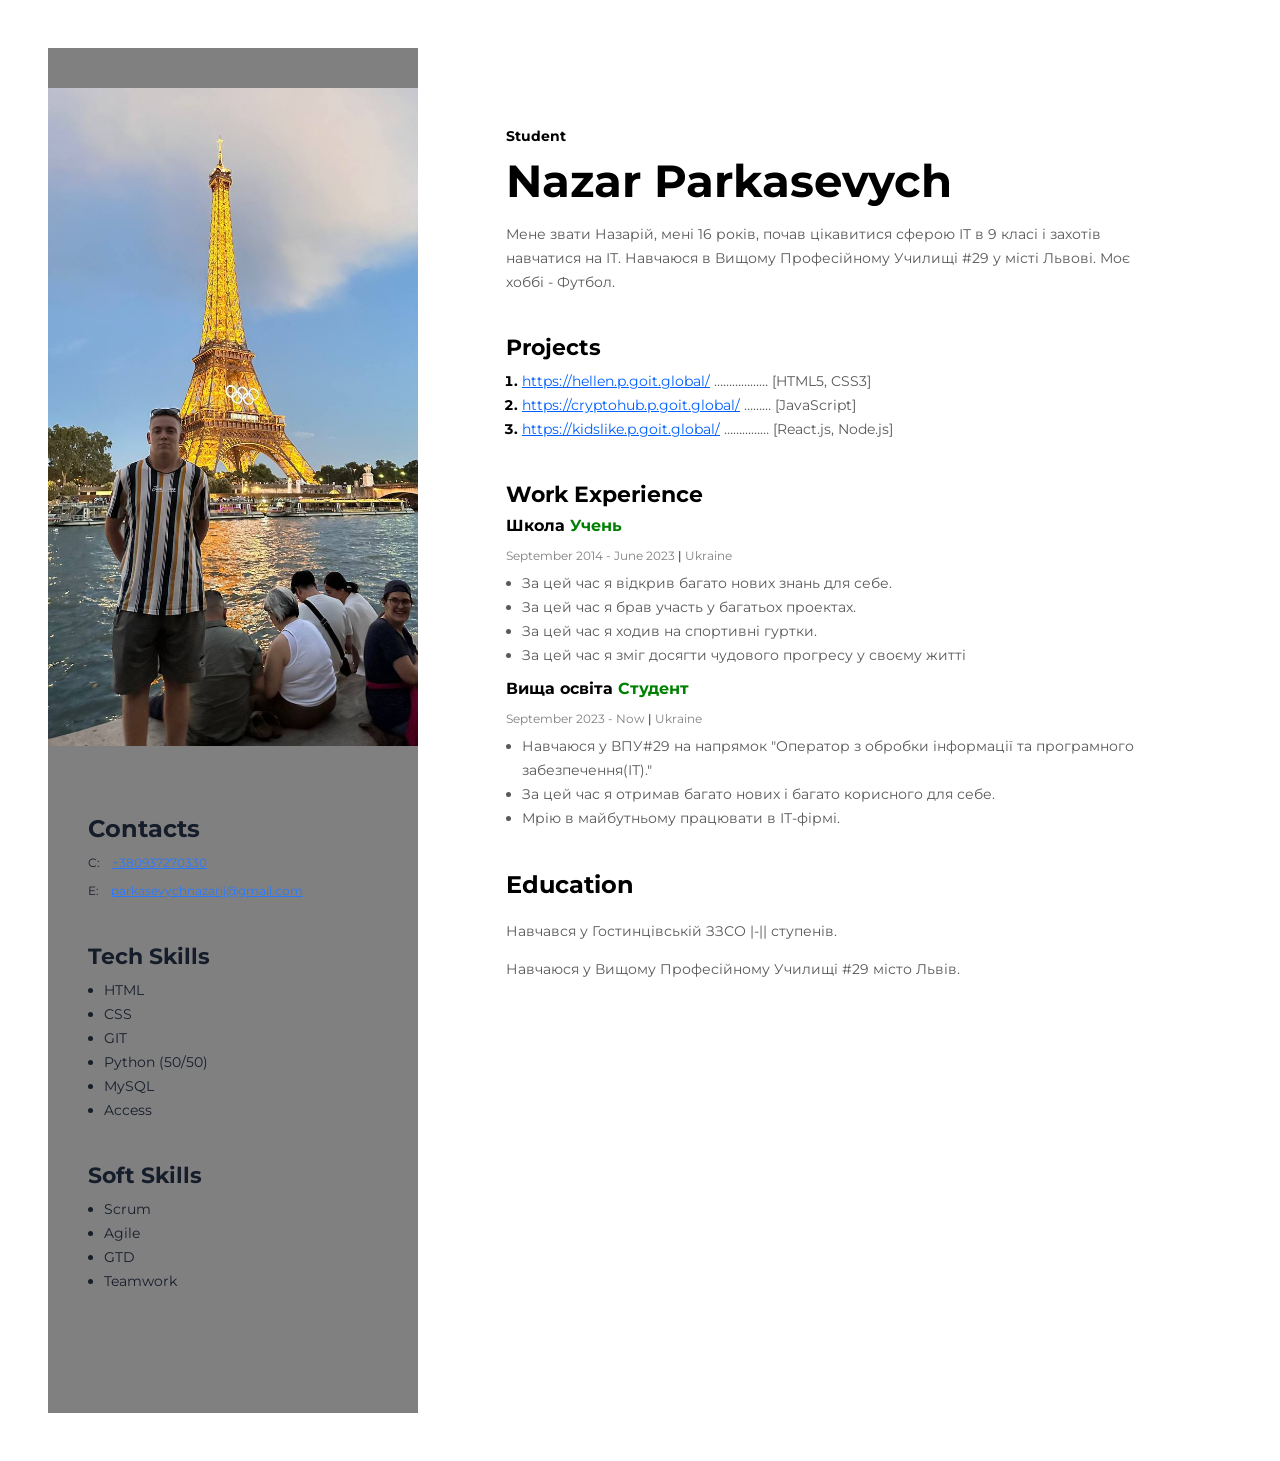
<file: my_resume/index.html>
<!DOCTYPE html>
<html lang="en">
<head>
    <meta charset="UTF-8">
    <meta name="viewport" content="width=device-width, initial-scale=1.0">
    <title>My Resume</title>

    <!-- Коректне підключення шрифту Montserrat -->
    <link rel="preconnect" href="https://fonts.googleapis.com">
    <link rel="preconnect" href="https://fonts.gstatic.com" crossorigin>
    <link href="https://fonts.googleapis.com/css2?family=Montserrat:wght@100..900&display=swap" rel="stylesheet">

    <link rel="stylesheet" href="styles.css">
</head>
<body>
    <!-- Wrapper -->
    <div class="wrapper">
        <!-- Main Content -->
        <div class="main-content">
            <!-- My Info -->
            <div class="my-info"> 
                <h2 class="my-profession">Student</h2>
                <h1 class="my-name">Nazar Parkasevych</h1>
                <p class="about-me">Мене звати Назарій, мені 16 років, почав цікавитися сферою ІТ в 9 класі і захотів навчатися на ІТ. Навчаюся в Вищому Професійному Училищі #29 у місті Львові. Моє хоббі - Футбол.</p>
            </div>
            <!-- my Projects -->
            <div class="my-projects-container">
                <h3 class="my-projects-title">Projects</h3>
                <ol class="my-projects-list">
                    <li class="my-projects-item">
                        <a class="my-projects-item-link" href="https://hellen.p.goit.global/" target="_blank">https://hellen.p.goit.global/</a>
                        <span class="my-projects-item-technology">
                            ………………
                            [HTML5, CSS3]
                        </span>
                    </li>
                    <li class="my-projects-item">
                        <a class="my-projects-item-link" href="https://cryptohub.p.goit.global/" target="_blank">https://cryptohub.p.goit.global/</a>
                        <span class="my-projects-item-technology">
                            ………
                            [JavaScript]
                        </span>
                    </li>
                    <li class="my-projects-item">
                        <a class="my-projects-item-link" href="https://kidslike.p.goit.global/" target="_blank">https://kidslike.p.goit.global/</a>
                        <span class="my-projects-item-technology">
                            ……………
                            [React.js, Node.js]
                        </span>
                    </li>
                </ol>
            </div>
            <!-- Work Experience -->
            <div class="work-experience">
                <h3 class="work-experience-title">Work Experience</h3>
                <!-- Company 1 -->
                <div class="work-container">
                    <h4 class="work-experience-company">Школа <span class="company-name">Учень</span></h4>
                    <p class="time-work">September 2014 - June 2023 <span class="time-work-separator">|</span> Ukraine</p>
                    <ul class="text-list">
                        <li class="text-item">За цей час я відкрив багато нових знань для себе.</li>
                        <li class="text-item">За цей час я брав участь у багатьох проектах.</li>
                        <li class="text-item">За цей час я ходив на спортивні гуртки.</li>
                        <li class="text-item">За цей час я зміг досягти чудового прогресу у своєму житті</li>
                    </ul>
                </div>
                <!-- Company 2 -->
                <div class="work-container">
                    <h4 class="work-experience-company">Вища освіта<span class="company-name"> Студент</span></h4>
                    <p class="time-work">September 2023 - Now <span class="time-work-separator">|</span> Ukraine</p>
                    <ul class="text-list">
                        <li class="text-item">Навчаюся у ВПУ#29 на напрямок "Оператор з обробки інформації та програмного забезпечення(ІТ)."</li>
                        <li class="text-item">За цей час я отримав багато нових і багато корисного для себе.</li>
                        <li class="text-item">Мрію в майбутньому працювати в ІТ-фірмі.</li>
                    </ul>
                </div>
            </div>
            <!-- Education -->
            <div>
                <h2 class="Education">Education</h2>
                <p class="educational-institutions">Навчався у Гостинцівській ЗЗСО |-|| ступенів.</p>
                <p class="educational-institutions">Навчаюся у Вищому Професійному Училищі #29 місто Львів.</p>
            </div>
        </div>
        <!-- Contacts and Skills -->
        <aside class="sidebar">
            <img src="photo_5341757470529413762_y (1).jpg" alt="My Photo" width="370">
            <div class="sidebar-content">
            <div class="contacts-container">
                <h3 class="contacts-title">Contacts</h3>
                <p class="contacts-item">
                <span class="contacts-type">C:</span> 
                <a class="contacts-link" href="tel:+380937270330">+380937270330</a>
            </p>
                <p class="contacts-item">
                <span class="contacts-type">E:</span> 
                <a class="contacts-link" href="mailto:parkasevychnazarij@gmail.com">parkasevychnazarij@gmail.com</a>
            </p>
            </div>
            <div class="skills-container">
                <h3 class="skills-title">Tech Skills</h3>
                <ul class="skills-list">
                    <li class="skills-list-item">HTML</li>
                    <li class="skills-list-item">CSS</li>
                    <li class="skills-list-item">GIT</li>
                    <li class="skills-list-item">Python (50/50)</li>
                    <li class="skills-list-item">MySQL</li>
                    <li class="skills-list-item">Access</li>
                </ul>
            </div>
            <div class="skills-container">
                <h3 class="skills-title">Soft Skills</h3>
                <ul class="skills-list">
                    <li class="skills-list-item">Scrum</li>
                    <li class="skills-list-item">Agile</li>
                    <li class="skills-list-item">GTD</li>
                    <li class="skills-list-item">Teamwork</li>
                </ul>
            </div>
        </div>
        </aside>
    </div>
</body>
</html>
</file>
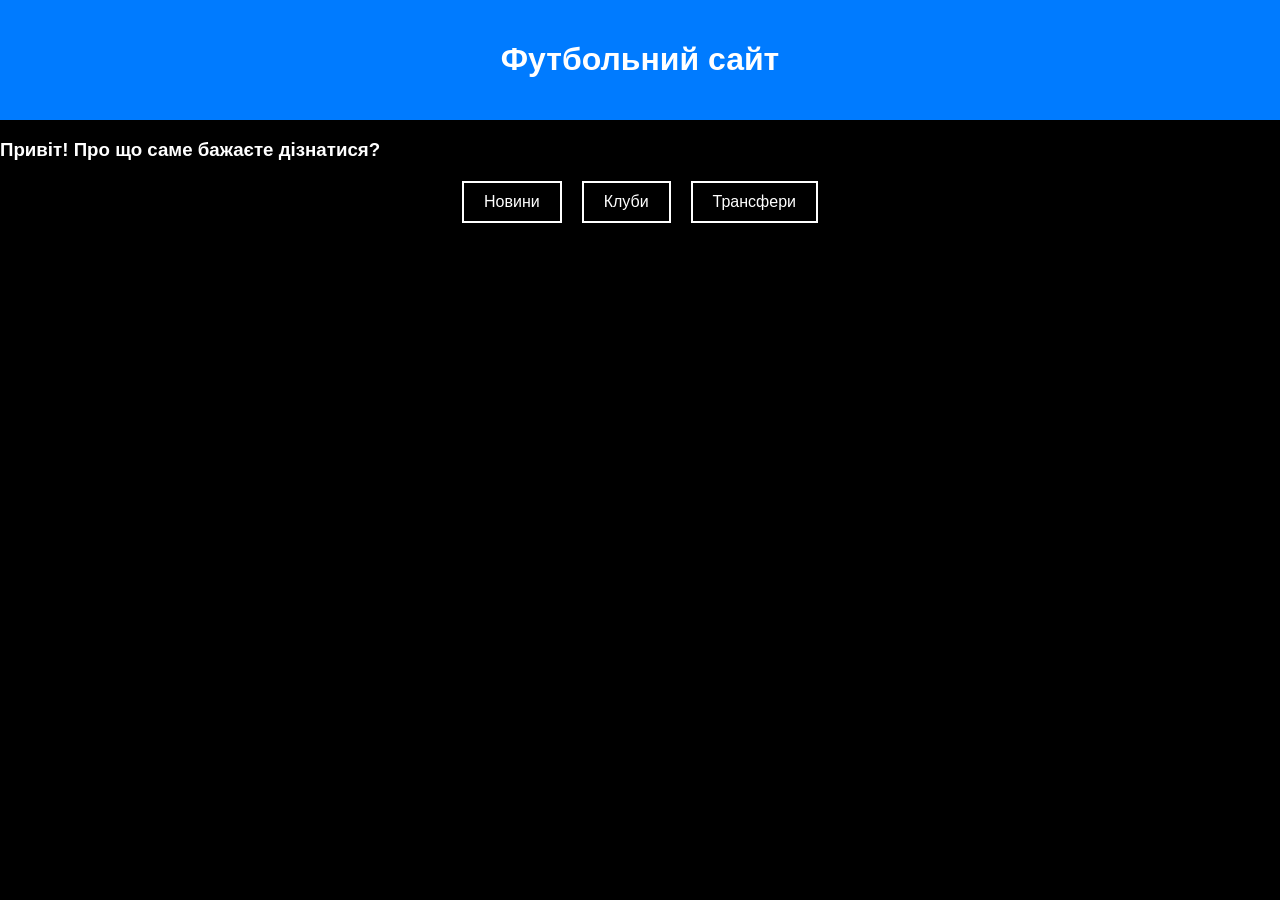
<file: Site/index.html>
<!DOCTYPE html>
<html lang="uk">
<head>
    <meta charset="UTF-8">
    <meta name="viewport" content="width=device-width, initial-scale=1.0">
    <link rel="stylesheet" href="styles.css">
    <title>Футбольний сайт</title>
    <script>
        function showSection(sectionId) {
            // Сховати всі секції
            const sections = document.querySelectorAll('.info-section');
            sections.forEach(section => {
                section.style.display = 'none';
            });

            // Сховати текст привітання
            const greetingText = document.getElementById('greeting');
            greetingText.style.display = 'none';

            // Сховати всі кнопки
            const buttons = document.querySelectorAll('.info-button');
            buttons.forEach(button => {
                button.style.display = 'none';
            });

            // Показати обрану секцію
            document.getElementById(sectionId).style.display = 'block';
        }

        function showClubs() {
            // Показати кнопку АПЛ
            const aplButton = document.getElementById('apl-button');
            aplButton.style.display = 'block';

            // Сховати всі інші кнопки
            const buttons = document.querySelectorAll('.info-button');
            buttons.forEach(button => {
                button.style.display = 'none';
            });

            // Показати кнопки клубів
            const aplDropdown = document.getElementById('apl-dropdown');
            aplDropdown.style.display = 'block'; // Показати список АПЛ

            // Сховати текст привітання
            const greetingText = document.getElementById('greeting');
            greetingText.style.display = 'none';
        }

        function showTeams() {
            // Сховати кнопку АПЛ
            const aplButton = document.getElementById('apl-button');

            // Показати кнопки команд
            const teamButtons = document.querySelectorAll('.team-button');
            teamButtons.forEach(button => {
                button.style.display = 'inline-block'; // Показати кнопки команд
            });

            aplButton.style.display = 'none'; // Сховати кнопку АПЛ
        }
    </script>
</head>
<body>
    <header>
        <h1>Футбольний сайт</h1>
    </header>
    
    <main>
        <h3 id="greeting">Привіт! Про що саме бажаєте дізнатися?</h3>
        <div class="button-container">
            <button onclick="showSection('news')" class="info-button">Новини</button>
            <button onclick="showClubs()" class="info-button">Клуби</button>
            <button onclick="showSection('transfers')" class="info-button">Трансфери</button>
        </div>
        
        <div class="apl-dropdown" id="apl-dropdown" style="display: none;">
            <button id="apl-button" class="team-button" style="display: none;" onclick="showTeams()">АПЛ</button>
            <button onclick="showSection('team-info')" class="team-button" style="display: none;">Футбольна команда "Зірка"</button>
            <button onclick="showSection('manchester-city')" class="team-button" style="display: none;">Манчестер Сіті</button>
            <button onclick="showSection('liverpool')" class="team-button" style="display: none;">Ліверпуль</button>
        </div>

        <div id="news" class="info-section" style="display: none;">
            <h2>Новини</h2>
            <p>Сьогодні в АПЛ пройшов захоплюючий матч, у якому перемогла команда "Зірка"!</p>
        </div>

        <div id="clubs" class="info-section" style="display: none;">
            <h2>Клуби</h2>
            <p>У АПЛ є безліч відомих клубів, таких як "Манчестер Сіті" і "Ліверпуль".</p>
        </div>

        <div id="transfers" class="info-section" style="display: none;">
            <h2>Трансфери</h2>
            <p>Цього літа "Зірка" підписала нового гравця, що підсилить команду.</p>
        </div>

        <div id="team-info" class="info-section" style="display: none;">
            <h2>Футбольна команда "Зірка"</h2>
            <h3>Склад команди</h3>
            <ul>
                <li>Гравець 1</li>
                <li>Гравець 2</li>
                <li>Гравець 3</li>
            </ul>
            <h3>Досягнення</h3>
            <p>Чемпіони міста 2023 року!</p>
            <h3>Контакти</h3>
            <p>Email: info@zirka.com</p>
        </div>

        <div id="manchester-city" class="info-section" style="display: none;">
            <h2>Манчестер Сіті</h2>
            <p>Манчестер Сіті - один з найуспішніших клубів АПЛ.</p>
        </div>

        <div id="liverpool" class="info-section" style="display: none;">
            <h2>Ліверпуль</h2>
            <p>Ліверпуль - клуб з багатою історією та відданими фанатами.</p>
        </div>
    </main>
</body>
</html>
</file>
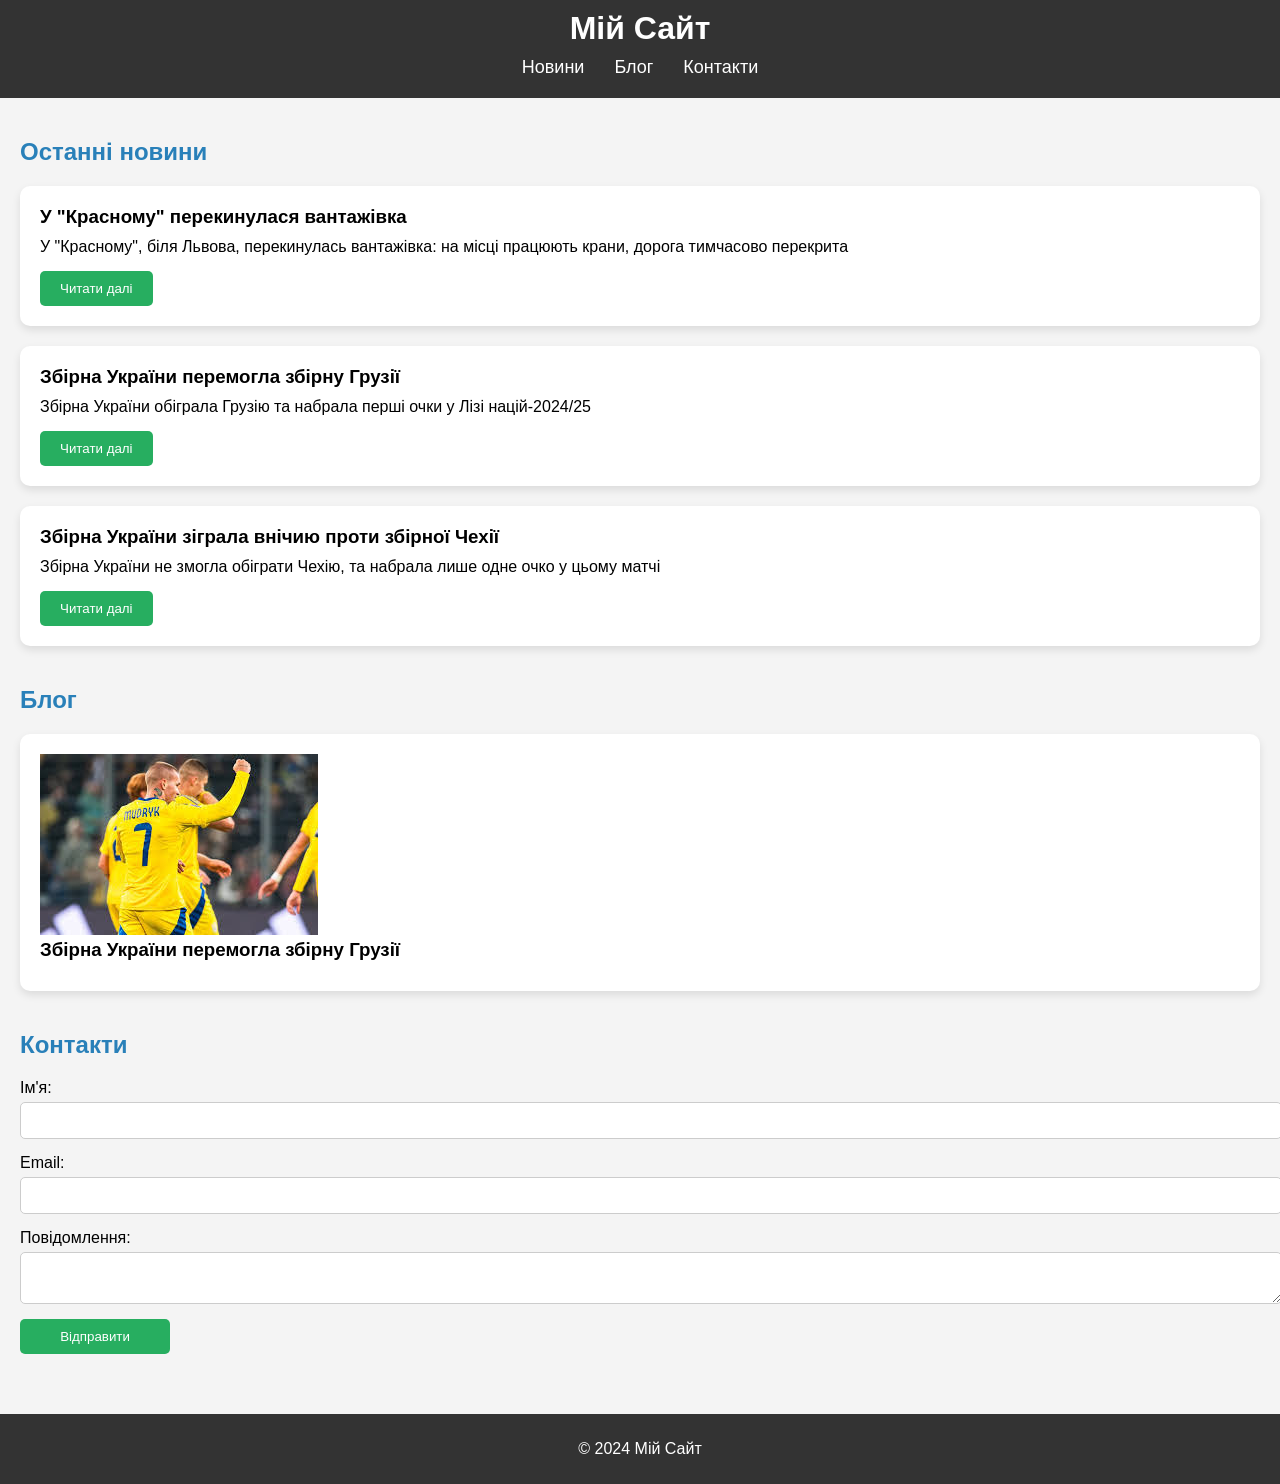
<file: Лабораторна/index.html>
<!DOCTYPE html>
<html lang="uk">
<head>
    <meta charset="UTF-8">
    <meta name="viewport" content="width=device-width, initial-scale=1.0">
    <title>Лабораторна робота з CSS</title>
    <link rel="stylesheet" href="styles.css">
    <script>
        function toggleDetails(button) {
            var details = button.nextElementSibling; // Отримуємо наступний елемент після кнопки
            if (details.style.display === "none") {
                details.style.display = "block";  // Показуємо текст
                button.textContent = "Згорнути";  // Міняємо текст кнопки
            } else {
                details.style.display = "none";  // Ховаємо текст
                button.textContent = "Читати далі";  // Повертаємо текст кнопки назад
            }
        }
    </script>
</head>
<body>
    <header>
        <h1>Мій Сайт</h1>
        <nav>
            <ul>
                <li><a href="#news">Новини</a></li>
                <li><a href="#blog">Блог</a></li>
                <li><a href="#contact">Контакти</a></li>
            </ul>
        </nav>
    </header>

    <main>
        <section id="news">
            <h2>Останні новини</h2>
            <div class="card">
                <h3>У "Красному" перекинулася вантажівка</h3>
                <p>У "Красному", біля Львова, перекинулась вантажівка: на місці працюють крани, дорога тимчасово перекрита</p>
                <button onclick="toggleDetails(this)">Читати далі</button>
                <div class="details" style="display: none;">
                    <p>Сьогодні, 12 жовтня, у селищі "Красне" Золочівського району Львівської області сталась ДТП. У Золочівському районі, у селі "Красне" біля залізничного мосту перекинулася вантажівка з буряками..</p>
                </div>                
            </div>
            <div class="card">
                <h3>Збірна України перемогла збірну Грузії</h3>
                <p>Збірна України обіграла Грузію та набрала перші очки у Лізі націй-2024/25 </p>
                <button onclick="toggleDetails(this)">Читати далі</button>
                <div class="details" style="display: none;">
                    <p>Збірна України здолала команду Грузії в матчі 3-го туру групового раунду Ліги націй сезону-2024/25. Поєдинок на стадіоні "Enea Arena" у польському місті Познань завершився з рахунком 1:0."Синьо-жовті" відкрили рахунок на 35-й хвилині зустрічі – Георгій Судаков відібрав м'яч на половині поля суперника, а Михайло Мудрик з лівого флангу змістився в центр і з-за меж штрафного низом пробив у ближній кут.</p>
                    <img src="Україна - Грузія.jpg"alt="Фото з матчу">
                    <img src="Україна - Грузія.jpg1.jpg">
                    <img src="Україна - Грузія.jpg2.jpg">
                </div>    
            </div>
            <div class="card">
                <h3>Збірна України зіграла внічию проти збірної Чехії</h3>
                <p>Збірна України не змогла обіграти Чехію, та набрала лише одне очко у цьому матчі</p>
                <button onclick="toggleDetails(this)">Читати далі</button>
                <div class="details" style="display: none;">
                    <p>Збірна України не змогла  подолати команду Чехії в матчі 4-го туру групового раунду Ліги націй сезону-2024/25. Поєдинок на стадіоні "Tarczynski Arena" у польському місті Вроцлав завершився з рахунком 1:1."Синьо-жовті" пропустили на 18-й хвилині зустрічі – забив Лукас Черв, а за нашу команду на 53-й хвилині відзначився Артем Довбик який забив із Пенальті.</p>
                    <img src="Україна - чехія.jpg"alt="Фото з матчу">
                    <img src="Україна - чехія.jpg1.jpg">
                </div>    
                </div>    
            </div>
        </section>

        <section id="blog">
            <h2>Блог</h2>
            <div class="blog-post">
                <img src="Україна - Грузія.jpg" alt="Зображення блогу">
                <h3>Збірна України перемогла збірну Грузії</h3>
            </div>
        </section>
        <section id="contact">
            <h2>Контакти</h2>
            <form>
                <label for="name">Ім'я:</label>
                <input type="text" id="name" name="name" required>

                <label for="email">Email:</label>
                <input type="email" id="email" name="email" required>

                <label for="message">Повідомлення:</label>
                <textarea id="message" name="message" required></textarea>

                <button type="submit">Відправити</button>
            </form>
        </section>
    </main>

    <footer>
        <p>&copy; 2024 Мій Сайт</p>
    </footer>
</body>
</html>
</file>
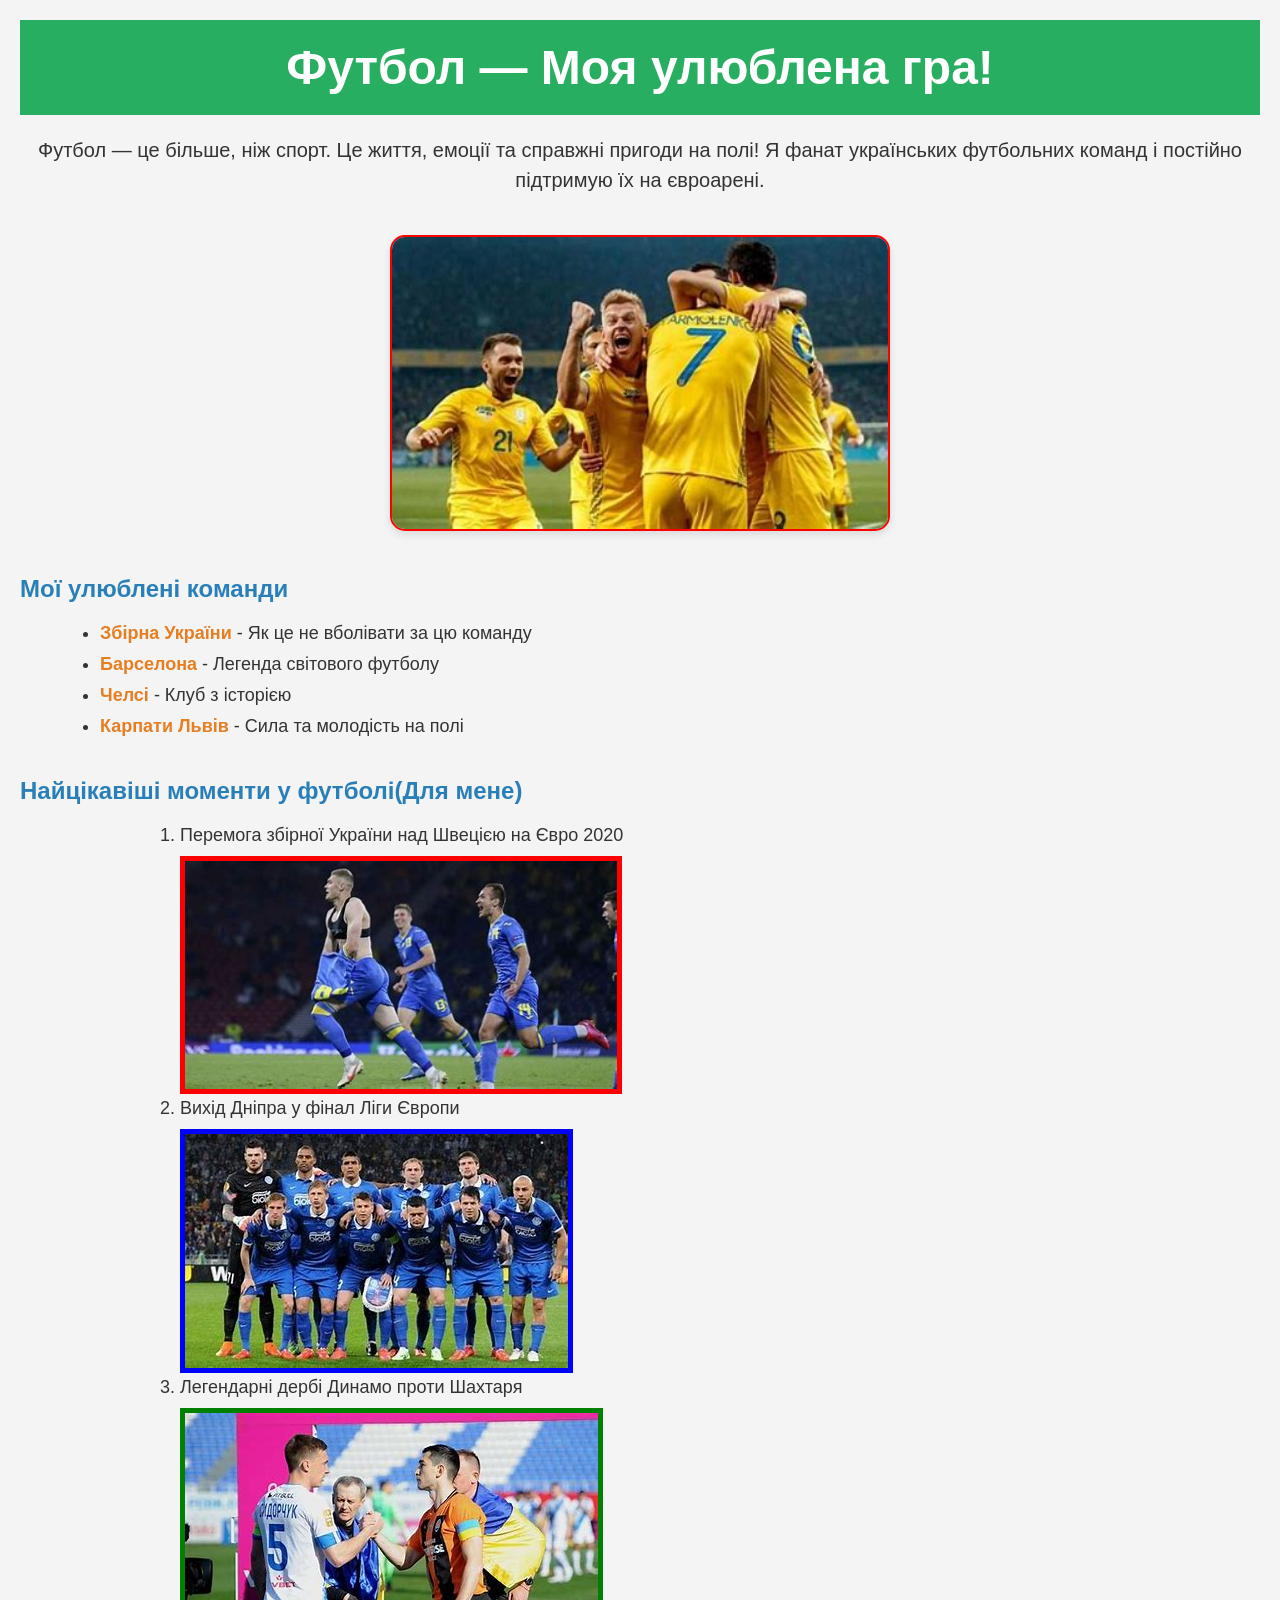
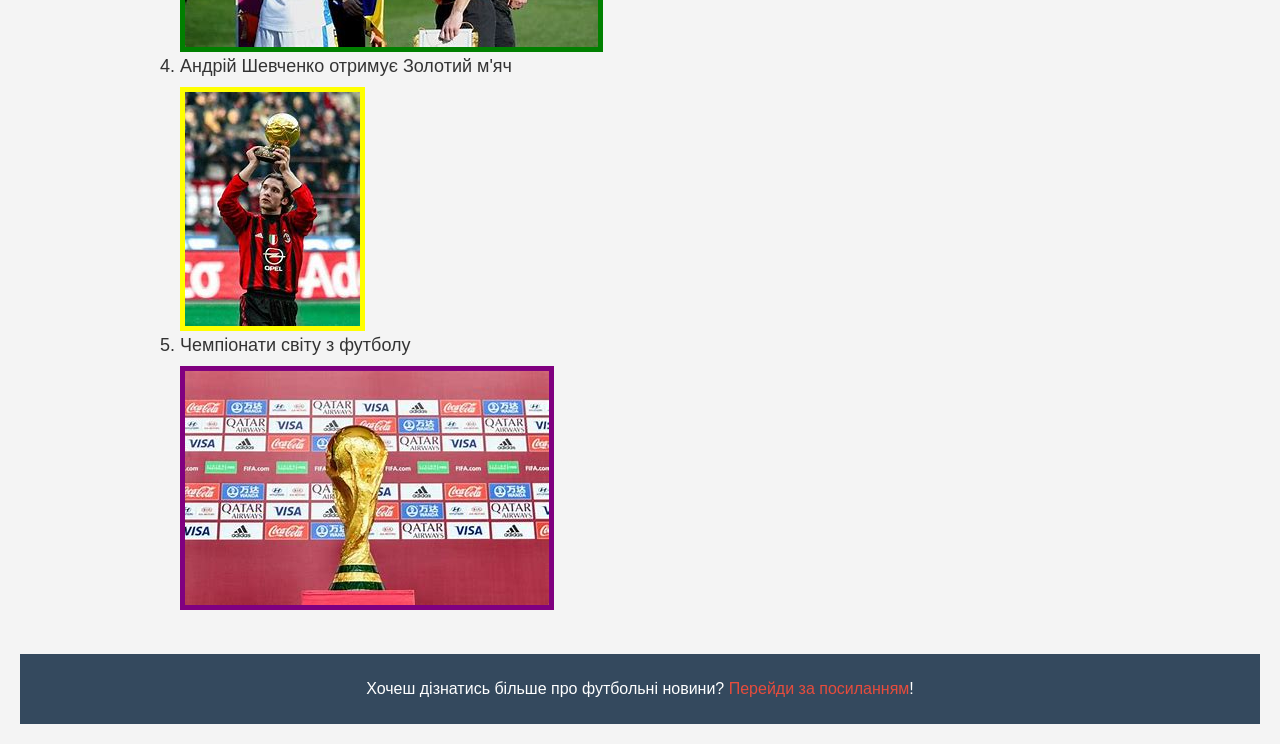
<file: (index_1.html)/index_1.html>
<!DOCTYPE html>
<html lang="en">
<head>
    <meta charset="UTF-8">
    <meta name="viewport" content="width=device-width, initial-scale=1.0">
    <title>Моя сторінка про футбол</title>
    <link href="styles.css" rel="stylesheet">
</head>
<body>
    <header>
        <h1 id="title">Футбол — Моя улюблена гра!</h1>
    </header>

    <section id="about-football">
        <p>Футбол — це більше, ніж спорт. Це життя, емоції та справжні пригоди на полі! Я фанат українських футбольних команд і постійно підтримую їх на євроарені.</p>
        <img src="Збірна Україна.jpg" alt="Збірна України з футболу" id="football-photo" style="border: 2px solid red; width: 40%;">
    </section>

    <section>
        <h2>Мої улюблені команди</h2>
        <ul>
            <li><b>Збірна України</b> - Як це не вболівати за цю команду</li>
            <li><b>Барселона</b> - Легенда світового футболу</li>
            <li><b>Челсі</b> - Клуб з історією</li>
            <li><b>Карпати Львів</b> - Сила та молодість на полі</li>
        </ul>
    </section>

    <section>
        <h2>Найцікавіші моменти у футболі(Для мене)</h2>
        <ol>
            <ol>
                <li>Перемога збірної України над Швецією на Євро 2020</li>
                <img src="Євро.jpg" alt="Збірна України на Євро" id="football_photo-1" style="width: 40%;">
                <li>Вихід Дніпра у фінал Ліги Європи</li>
                <img src="Дніпро.jpg" alt="Дніпро у фіналі" id="football_photo-2">
                <li>Легендарні дербі Динамо проти Шахтаря</li>
                <img src="Динамо vs Шахтар.jpg" alt="Динамо vs Шахтар" id="football_photo-3">
                <li>Андрій Шевченко отримує Золотий м'яч</li>
                <img src="Шевченко.jpg" alt="Шевченко" id="football_photo-4">
                <li>Чемпіонати світу з футболу</li>
                <img src="ЧС.jpg" alt="Чемпіонати світу" id="football_photo-5">
            </ol>
            
        </ol>
    </section>

    <footer>
        <p>Хочеш дізнатись більше про футбольні новини? <a href="https://football.ua" target="_blank">Перейди за посиланням</a>!</p>
    </footer>
</body>
</html>
</file>
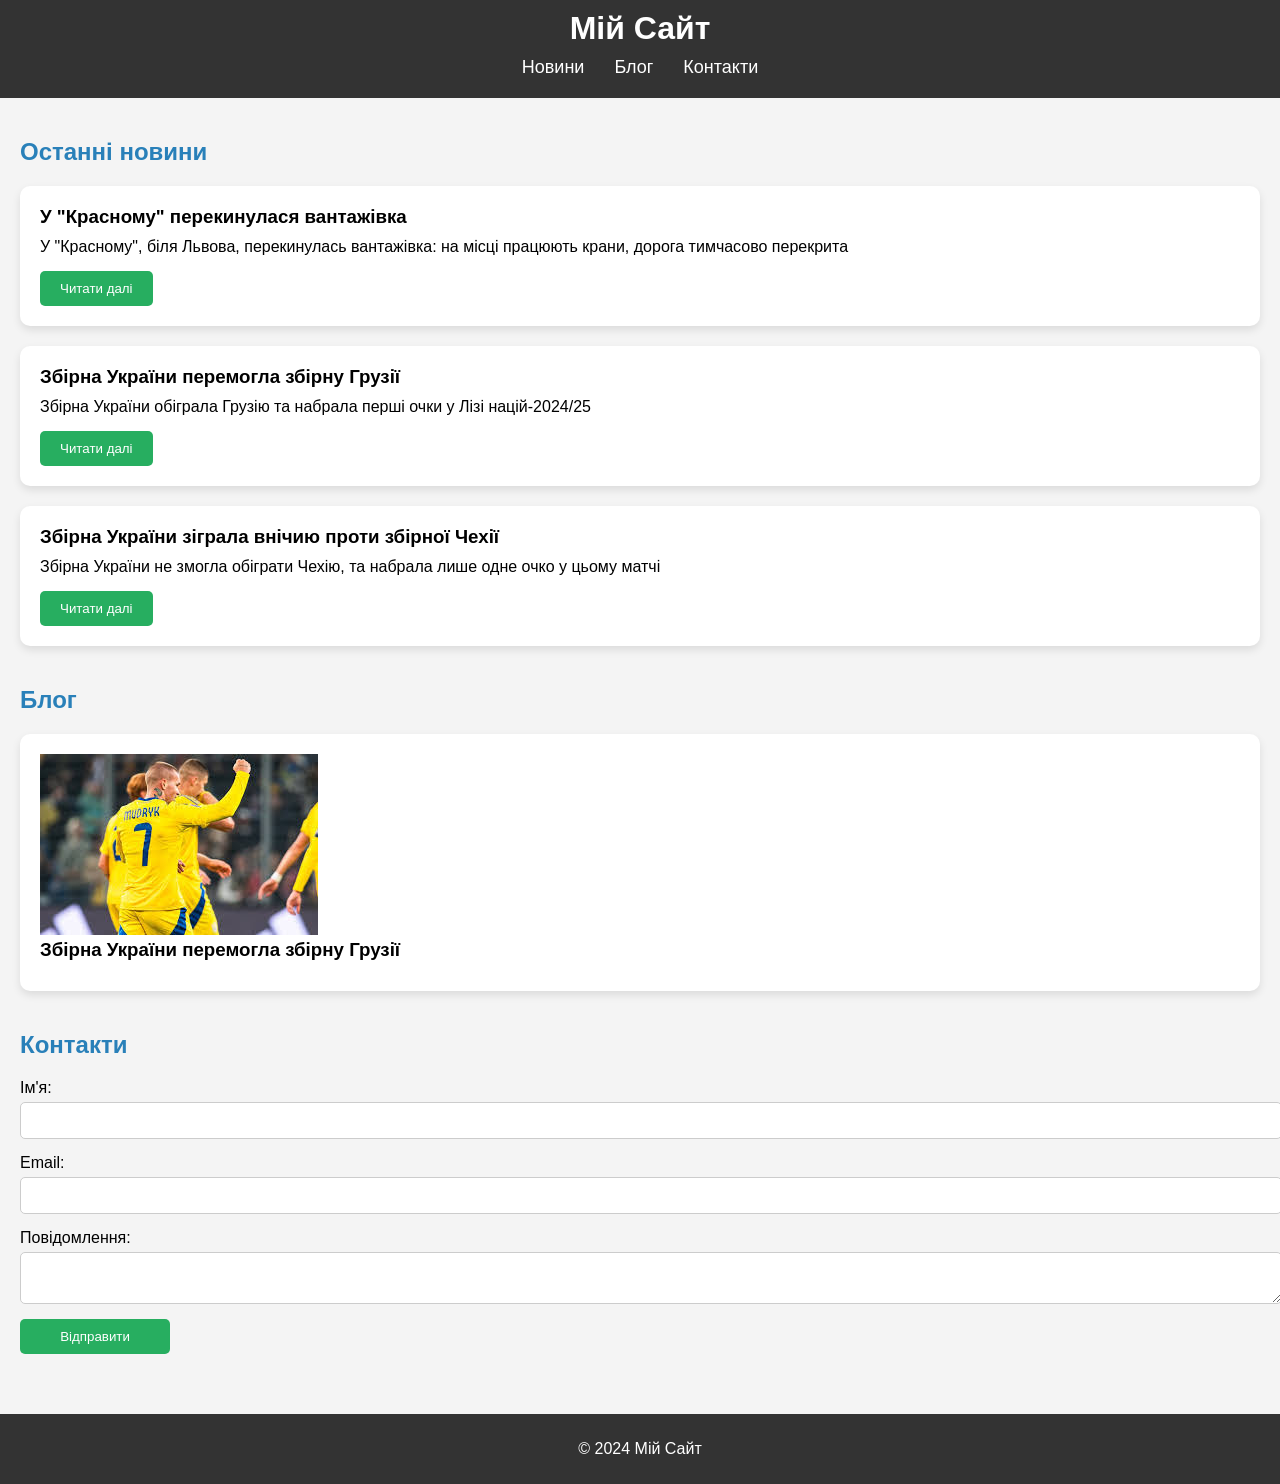
<file: Лабораторна/main.html>
<!DOCTYPE html>
<html lang="uk">
<head>
    <meta charset="UTF-8">
    <meta name="viewport" content="width=device-width, initial-scale=1.0">
    <title>Лабораторна робота з CSS</title>
    <link rel="stylesheet" href="styles.css">
    <script>
        function toggleDetails(button) {
            var details = button.nextElementSibling; // Отримуємо наступний елемент після кнопки
            if (details.style.display === "none") {
                details.style.display = "block";  // Показуємо текст
                button.textContent = "Згорнути";  // Міняємо текст кнопки
            } else {
                details.style.display = "none";  // Ховаємо текст
                button.textContent = "Читати далі";  // Повертаємо текст кнопки назад
            }
        }
    </script>
</head>
<body>
    <header>
        <h1>Мій Сайт</h1>
        <nav>
            <ul>
                <li><a href="#news">Новини</a></li>
                <li><a href="#blog">Блог</a></li>
                <li><a href="#contact">Контакти</a></li>
            </ul>
        </nav>
    </header>

    <main>
        <section id="news">
            <h2>Останні новини</h2>
            <div class="card">
                <h3>У "Красному" перекинулася вантажівка</h3>
                <p>У "Красному", біля Львова, перекинулась вантажівка: на місці працюють крани, дорога тимчасово перекрита</p>
                <button onclick="toggleDetails(this)">Читати далі</button>
                <div class="details" style="display: none;">
                    <p>Сьогодні, 12 жовтня, у селищі "Красне" Золочівського району Львівської області сталась ДТП. У Золочівському районі, у селі "Красне" біля залізничного мосту перекинулася вантажівка з буряками..</p>
                </div>                
            </div>
            <div class="card">
                <h3>Збірна України перемогла збірну Грузії</h3>
                <p>Збірна України обіграла Грузію та набрала перші очки у Лізі націй-2024/25 </p>
                <button onclick="toggleDetails(this)">Читати далі</button>
                <div class="details" style="display: none;">
                    <p>Збірна України здолала команду Грузії в матчі 3-го туру групового раунду Ліги націй сезону-2024/25. Поєдинок на стадіоні "Enea Arena" у польському місті Познань завершився з рахунком 1:0."Синьо-жовті" відкрили рахунок на 35-й хвилині зустрічі – Георгій Судаков відібрав м'яч на половині поля суперника, а Михайло Мудрик з лівого флангу змістився в центр і з-за меж штрафного низом пробив у ближній кут.</p>
                    <img src="Україна - Грузія.jpg"alt="Фото з матчу">
                    <img src="Україна - Грузія1.jpg">
                    <img src="Україна - Грузія2.jpg">
                </div>    
            </div>
            <div class="card">
                <h3>Збірна України зіграла внічию проти збірної Чехії</h3>
                <p>Збірна України не змогла обіграти Чехію, та набрала лише одне очко у цьому матчі</p>
                <button onclick="toggleDetails(this)">Читати далі</button>
                <div class="details" style="display: none;">
                    <p>Збірна України не змогла  подолати команду Чехії в матчі 4-го туру групового раунду Ліги націй сезону-2024/25. Поєдинок на стадіоні "Tarczynski Arena" у польському місті Вроцлав завершився з рахунком 1:1."Синьо-жовті" пропустили на 18-й хвилині зустрічі – забив Лукас Черв, а за нашу команду на 53-й хвилині відзначився Артем Довбик який забив із Пенальті.</p>
                    <img src="Україна - чехія.jpg"alt="Фото з матчу">
                    <img src="Україна - чехія1.jpg">
                </div>    
                </div>    
            </div>
        </section>

        <section id="blog">
            <h2>Блог</h2>
            <div class="blog-post">
                <img src="Україна - Грузія.jpg" alt="Зображення блогу">
                <h3>Збірна України перемогла збірну Грузії</h3>
            </div>
        </section>

        <section id="contact">
            <h2>Контакти</h2>
            <form>
                <label for="name">Ім'я:</label>
                <input type="text" id="name" name="name" required>

                <label for="email">Email:</label>
                <input type="email" id="email" name="email" required>

                <label for="message">Повідомлення:</label>
                <textarea id="message" name="message" required></textarea>

                <button type="submit">Відправити</button>
            </form>
        </section>
    </main>

    <footer>
        <p>&copy; 2024 Мій Сайт</p>
    </footer>
</body>
</html>
</file>
<file: my_resume/styles.css>
body {
    background: white;
    padding: 40px 40px 40px 40px;
    font-family: "Montserrat", sans-serif; /* Коректне підключення шрифту */
}


ul, 
ol {
    margin-top: 0;
    margin-bottom: 0;
} 



.wrapper {
    background: #fff;
    display: flex;
    flex-direction: row-reverse;
    width: 1200px;
    margin: 0 auto;
}

.main-content {
    padding-left: 88px;
    padding-top: 80px;
    padding-right: 80px;
    padding-bottom: 80px;
    box-sizing: border-box;
}

.sidebar {
    background: gray;
    padding-top: 40px;
    padding-bottom: 40px;
    box-sizing: border-box;
    width: 370;
}

.sidebar-content {
    padding-left: 40px;
    padding-top: 40px;
    padding-right: 40px;
    padding-bottom: 40px;
    box-sizing: border-box;
}

.contacts-title {
    color: #161d2a;
    font-size: 24px;
    font-display: 700;
    line-height: normal;
    margin-top: opx;
    margin-bottom: 8px;
}

.contacts-type {
    color: #161d2a;
    font-size: 12px;
    font-display: 700;
    line-height: 24px;
    margin-right: 8px;
}

.contacts-link {
    color: #2979ff;
    font-size: 12px;
    font-weight: 400;
    line-height: 24px;
    text-decoration-line: underline;
}

.contacts-item {
    margin-top: 0;
    margin-bottom: 4px;
}

.contacts-container {
    margin-bottom: 40px;
}

.skills-container {
    margin-bottom: 40px;
}

.skills-title {
    color: #161d2a;
    font-size: 22px;
    font-weight: 700;
    line-height: normal;
    margin-top: o;
    margin-bottom: 8px;
}

.skills-list {
    padding-left: 16px;
}

.skills-list-item {
    color: #161d2a;
    font-size: 14px;
    font-weight: 400;
    line-height: 24px;
}
 
.my-profession {
    color: #000;
    font-size: 14px;
    font-weight: 700;
    line-height: 17px;
    margin-top: 0;
    margin-bottom: 8px;
}

.my-name {
    color: #000;
    font-size: 45px;
    font-weight: 700;
    line-height: 55px;
    margin-top: 0;
    margin-bottom: 12px;
}

.about-me {
    color: #595959;
    font-size: 14px;
    font-weight: 400;
    line-height: 24px;
}

.my-info {
    margin-bottom: 40px;
}

.my-projects-title {
    color: #000;
    font-size: 22px;
    font-weight: 700;
    line-height: 27px;
    margin-top: 0;
    margin-bottom: 8px;
}

.my-projects-item {
    color: #000;
    font-size: 14px;
    font-weight: 700;
    line-height: 24px;
}

.my-projects-list {
    padding-left: 16px;
}

.my-projects-item-link {
    color: #005fff;
    font-size: 14px;
    font-weight: 400;
    line-height: 24px;
    text-decoration-line: underline;
}

.my-projects-item-technology {
    color: #595959;
    font-size: 14px;
    font-weight: 400;
    line-height: 24px;
}

.my-projects-container {
    margin-bottom: 40px;
}

.work-experience-title {
    color: #000;
    font-size: 22px;
    font-weight: 700;
    line-height: 27px;
    margin-top: 0;   
    margin-bottom: 8px; 
}

.work-experience-company {
    color: #000;
    font-size: 16px;
    font-weight: 700;
    line-height: 20px;
    margin-top: 0;
    margin-bottom: 12px;
}

.company-name {
    color: green;
}

.time-work {
    color: gray;
    font-size: 12px;
    font-weight: 400;
    line-height: 15px;
    margin-bottom: 8px;
}

.time-work-separator {
    color: #000;
}

.text-list {
    padding-left: 16px;
}

.text-item {
    color: #595959;
    font-family: Montserrat;
    font-size: 14px;
    font-style: normal;
    font-weight: 400;
    line-height: 24px;
}

.work-container {
    margin-bottom: 12px;
}

.education {
    color: #000;
    font-size: 22px;
    font-weight: 700;
    line-height: 27px;
    margin-top: 0;   
    margin-bottom: 8px; 
}

.educational-institutions {
    color: #595959;
    font-family: Montserrat;
    font-size: 14px;
    font-style: normal;
    font-weight: 400;
    line-height: 24px;
}

.work-experience {
    margin-bottom: 40px;
}
</file>
<file: Site/styles.css>
body {
    font-family: Arial, sans-serif;
    margin: 0;
    padding: 0;
    background-color: #000; /* Чорний фон */
    color: white; /* Білий текст */
}

header {
    background-color: #007bff;
    text-align: center;
    padding: 20px;
}

.team-logo {
    width: 100px; /* Задайте ширину логотипу */
    height: auto; /* Зберігає пропорції логотипу */
    margin-top: 10px;
}

.button-container {
    display: flex; /* Вирівнює кнопки в ряд */
    justify-content: center; /* Вирівнює кнопки по центру */
    margin: 20px 0;
}

.team-button,
.apl-button,
.info-button {
    background-color: transparent; /* Прозорий фон */
    color: white; /* Білий текст */
    border: 2px solid white; /* Білий обвод */
    padding: 10px 20px; /* Внутрішній відступ */
    font-size: 16px; /* Розмір шрифту */
    cursor: pointer; /* Курсор у вигляді руки */
    margin: 0 10px; /* Відстань між кнопками */
    transition: background-color 0.3s, color 0.3s; /* Плавний перехід */
}

.team-button:hover,
.apl-button:hover,
.info-button:hover {
    background-color: white; /* Білий фон при наведенні */
    color: black; /* Чорний текст при наведенні */
}

.apl-dropdown, .team-dropdown {
    text-align: center;
}

.info-section {
    padding: 20px;
}
</file>
<file: Лабораторна/styles.css>
/* Загальний стиль */
body {
    font-family: 'Arial', sans-serif;
    margin: 0;
    padding: 0;
    background-color: #f4f4f4;
}

header {
    background-color: #333;
    color: white;
    padding: 10px 0;
    text-align: center;
    position: sticky;
    top: 0;
    z-index: 1000;
}

header h1 {
    margin: 0;
}

nav ul {
    list-style-type: none;
    padding: 0;
    margin: 10px 0;
    display: flex;
    justify-content: center;
}

nav ul li {
    margin: 0 15px;
}

nav ul li a {
    color: white;
    text-decoration: none;
    font-size: 18px;
}

nav ul li a:hover, nav ul li a:active {
    color: #f39c12;
}

main {
    padding: 20px;
}

section {
    margin-bottom: 40px;
}

h2 {
    color: #2980b9;
    margin-bottom: 20px;
}

.card, .blog-post {
    background-color: white;
    padding: 20px;
    border-radius: 10px;
    box-shadow: 0 4px 8px rgba(0, 0, 0, 0.1);
    margin-bottom: 20px;
}

.card h3, .blog-post h3 {
    margin: 0 0 10px 0;
}

.card p {
    margin: 0 0 15px 0;
}

button {
    background-color: #27ae60;
    color: white;
    border: none;
    padding: 10px 20px;
    border-radius: 5px;
    cursor: pointer;
    transition: background-color 0.3s ease;
}

button:hover {
    background-color: #2ecc71;
}

#contact form {
    display: flex;
    flex-direction: column;
}

#contact label {
    margin-bottom: 5px;
}

#contact input, #contact textarea {
    margin-bottom: 15px;
    padding: 10px;
    border-radius: 5px;
    border: 1px solid #ccc;
    width: 100%;
}

#contact button {
    width: 150px;
    align-self: flex-start;
}

footer {
    background-color: #333;
    color: white;
    text-align: center;
    padding: 10px 0;
    position: relative;
    bottom: 0;
    width: 100%;
}

/* Адаптивність */
@media (max-width: 768px) {
    nav ul {
        flex-direction: column;
    }

    nav ul li {
        margin: 10px 0;
    }

    main {
        padding: 10px;
    }

    .card, .blog-post {
        padding: 15px;
    }

    .blog-post img {
        width: 100%;
    }
}
</file>
<file: (index_1.html)/styles.css>
/* Загальний стиль */
body {
    font-family: 'Arial', sans-serif;
    background-color: #f4f4f4;
    margin: 0;
    padding: 20px;
    color: #333;
}

/* Заголовок */
header {
    background-color: #27ae60;
    color: white;
    padding: 20px;
    text-align: center;
}

#title {
    font-size: 48px;
    font-weight: bold;
    margin: 0;
}

/* Секція про футбол */
#about-football {
    text-align: center;
    margin-top: 20px;
}

#about-football p {
    font-size: 20px;
    line-height: 1.5;
}

#football-photo {
    width: 50%;
    border-radius: 15px;
    box-shadow: 0 4px 8px rgba(0, 0, 0, 0.1);
    margin-top: 20px;
}

/* Індивідуальні стилі для зображень */
#football_photo-1 {
    border: 5px solid red;
}

#football_photo-2 {
    border: 5px solid blue;
}

#football_photo-3 {
    border: 5px solid green;
}

#football_photo-4 {
    border: 5px solid yellow;
}

#football_photo-5 {
    border: 5px solid purple;
}

/* Списки */
h2 {
    color: #2980b9;
    margin-top: 40px;
}

ul, ol {
    margin-left: 40px;
}

li {
    margin-bottom: 10px;
    font-size: 18px;
}

b {
    color: #e67e22;
}

/* Футер */
footer {
    margin-top: 40px;
    text-align: center;
    background-color: #34495e;
    color: white;
    padding: 10px 0;
}

/* Посилання */
a {
    color: #e74c3c;
    text-decoration: none;
}

a:hover {
    color: #c0392b;
    text-decoration: underline;
}
</file>
